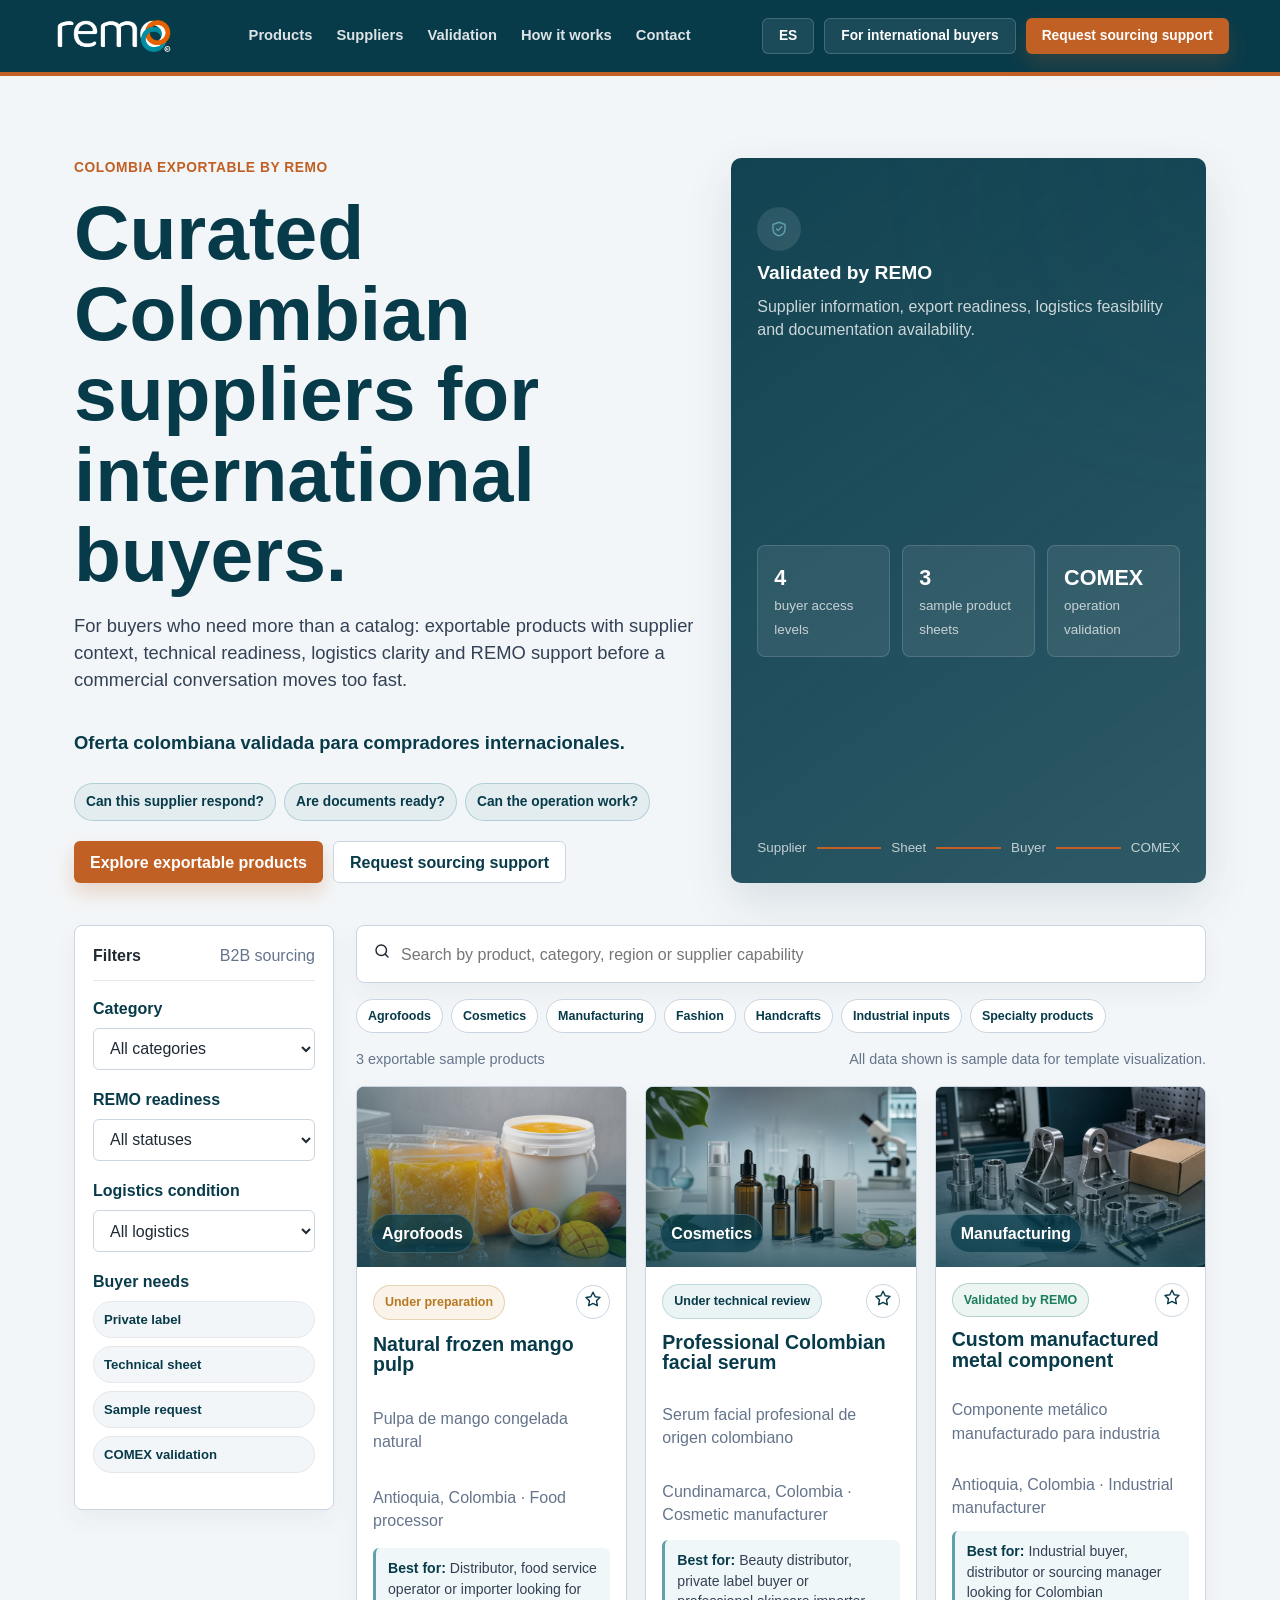
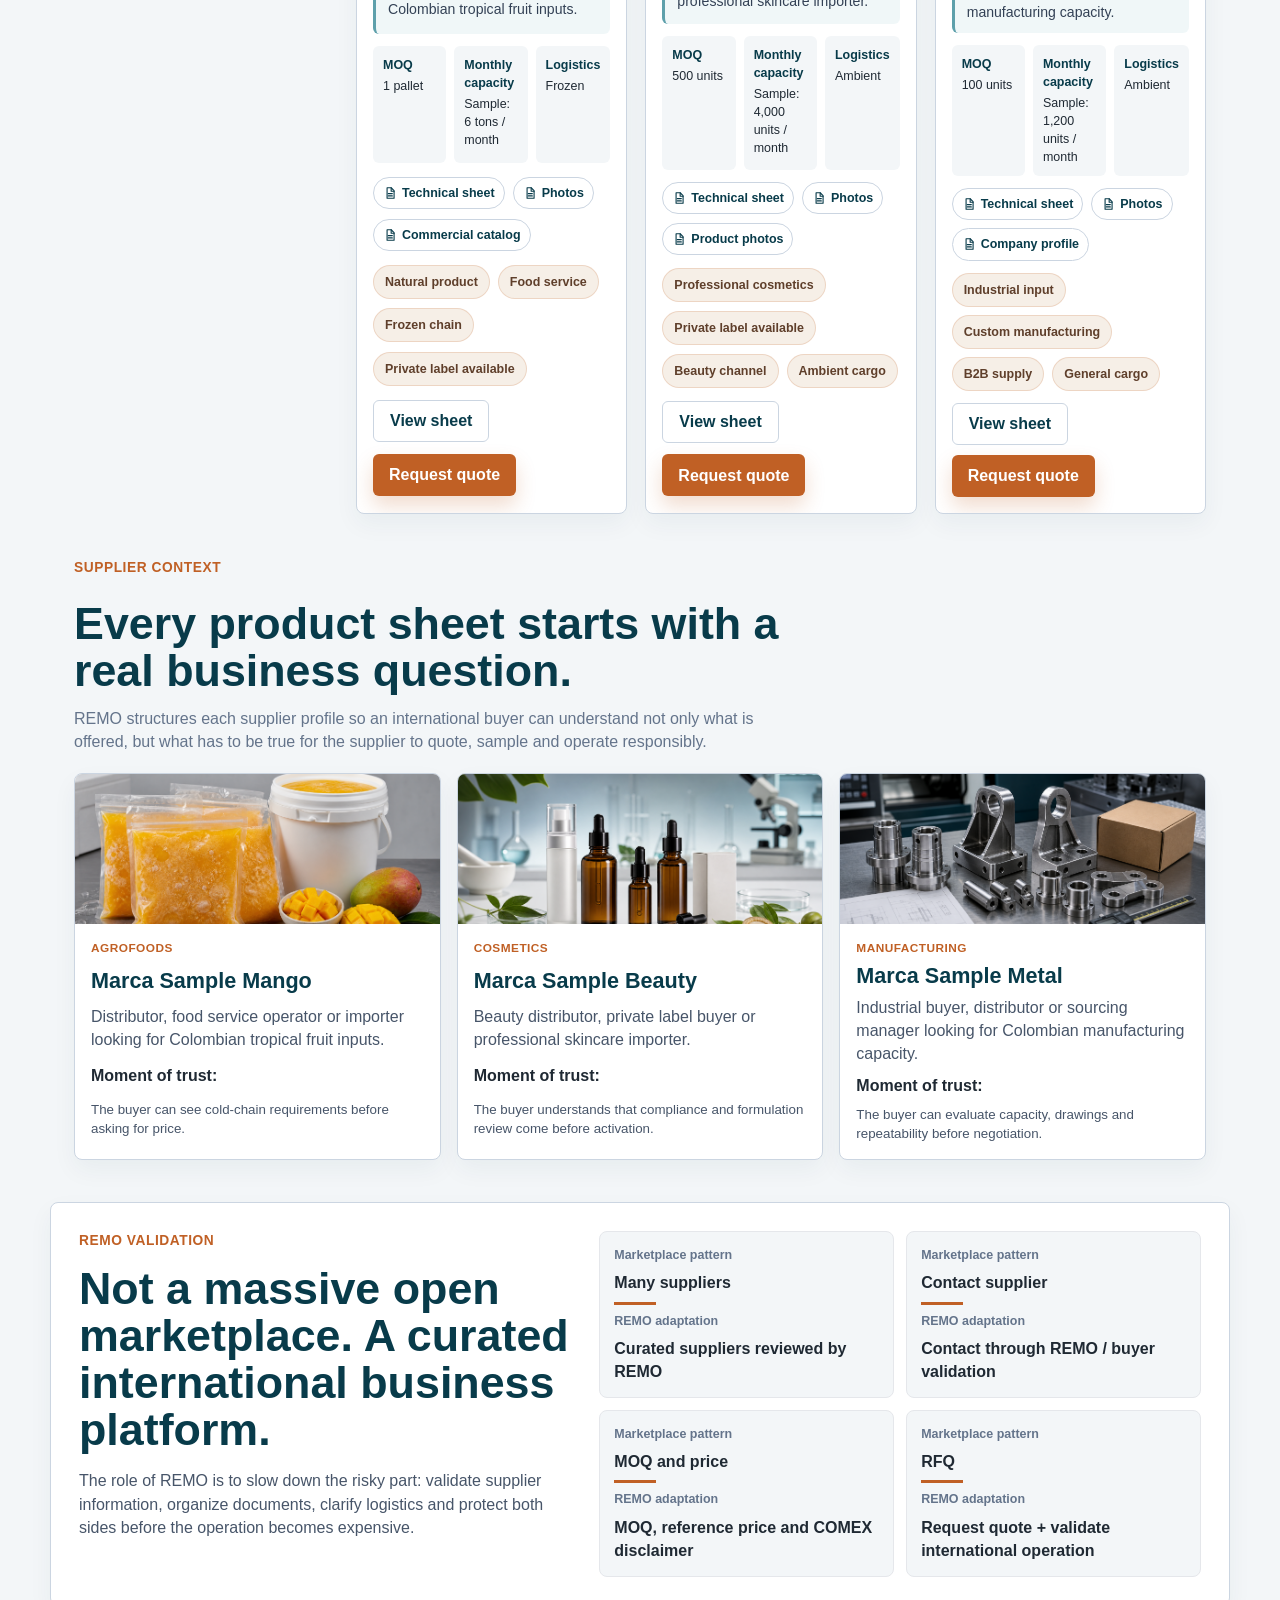
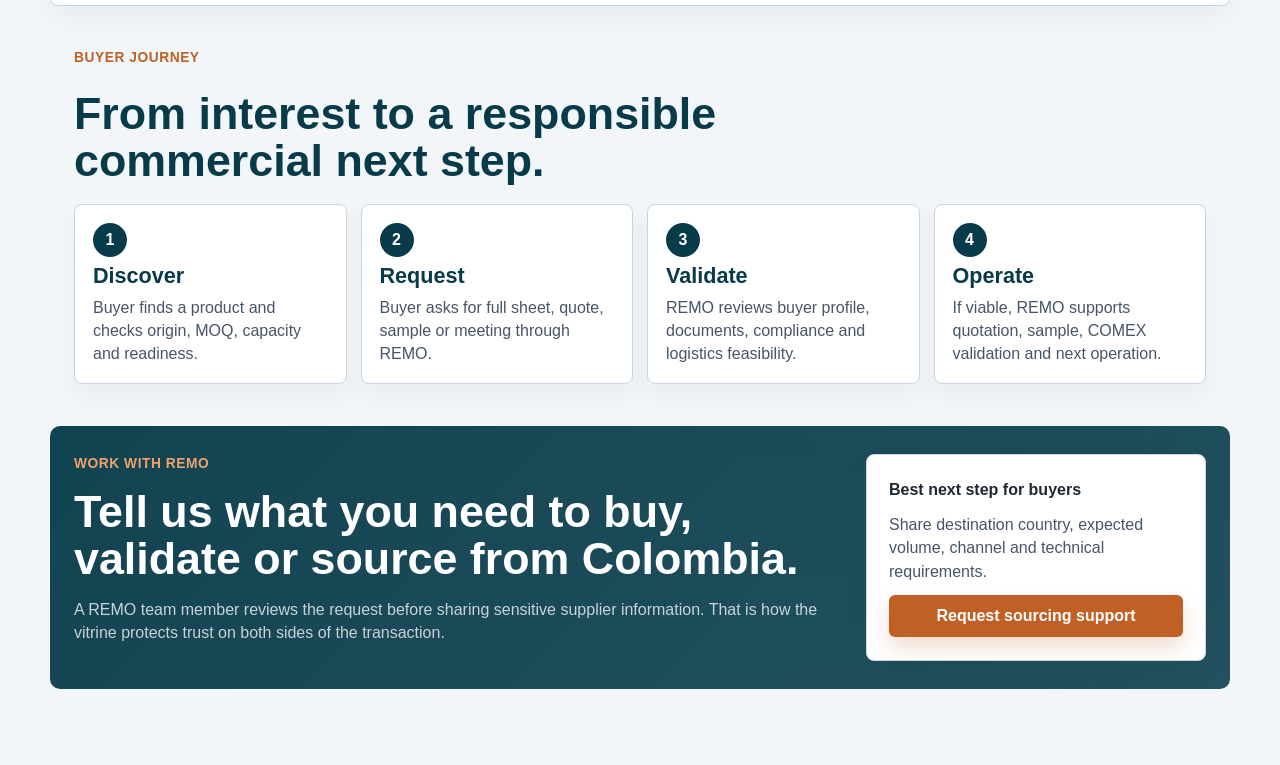
<file: index.html>
<!doctype html>
<html lang="en">
  <head>
    <meta charset="utf-8" />
    <meta name="viewport" content="width=device-width, initial-scale=1" />
    <title>Colombia Exportable by REMO</title>
    <meta
      name="description"
      content="Curated Colombian suppliers for international buyers. Exportable product sheets, readiness review and COMEX feasibility by REMO."
    />
    <link rel="icon" href="./assets/brand/remo-isotipo-vectorizado-color.png" />
    <link rel="stylesheet" href="./styles.css" />
  </head>
  <body>
    <div id="app" class="app-shell">
      <div class="loading-state">Loading Colombia Exportable by REMO...</div>
    </div>
    <script type="module" src="./src/app.js"></script>
  </body>
</html>
</file>
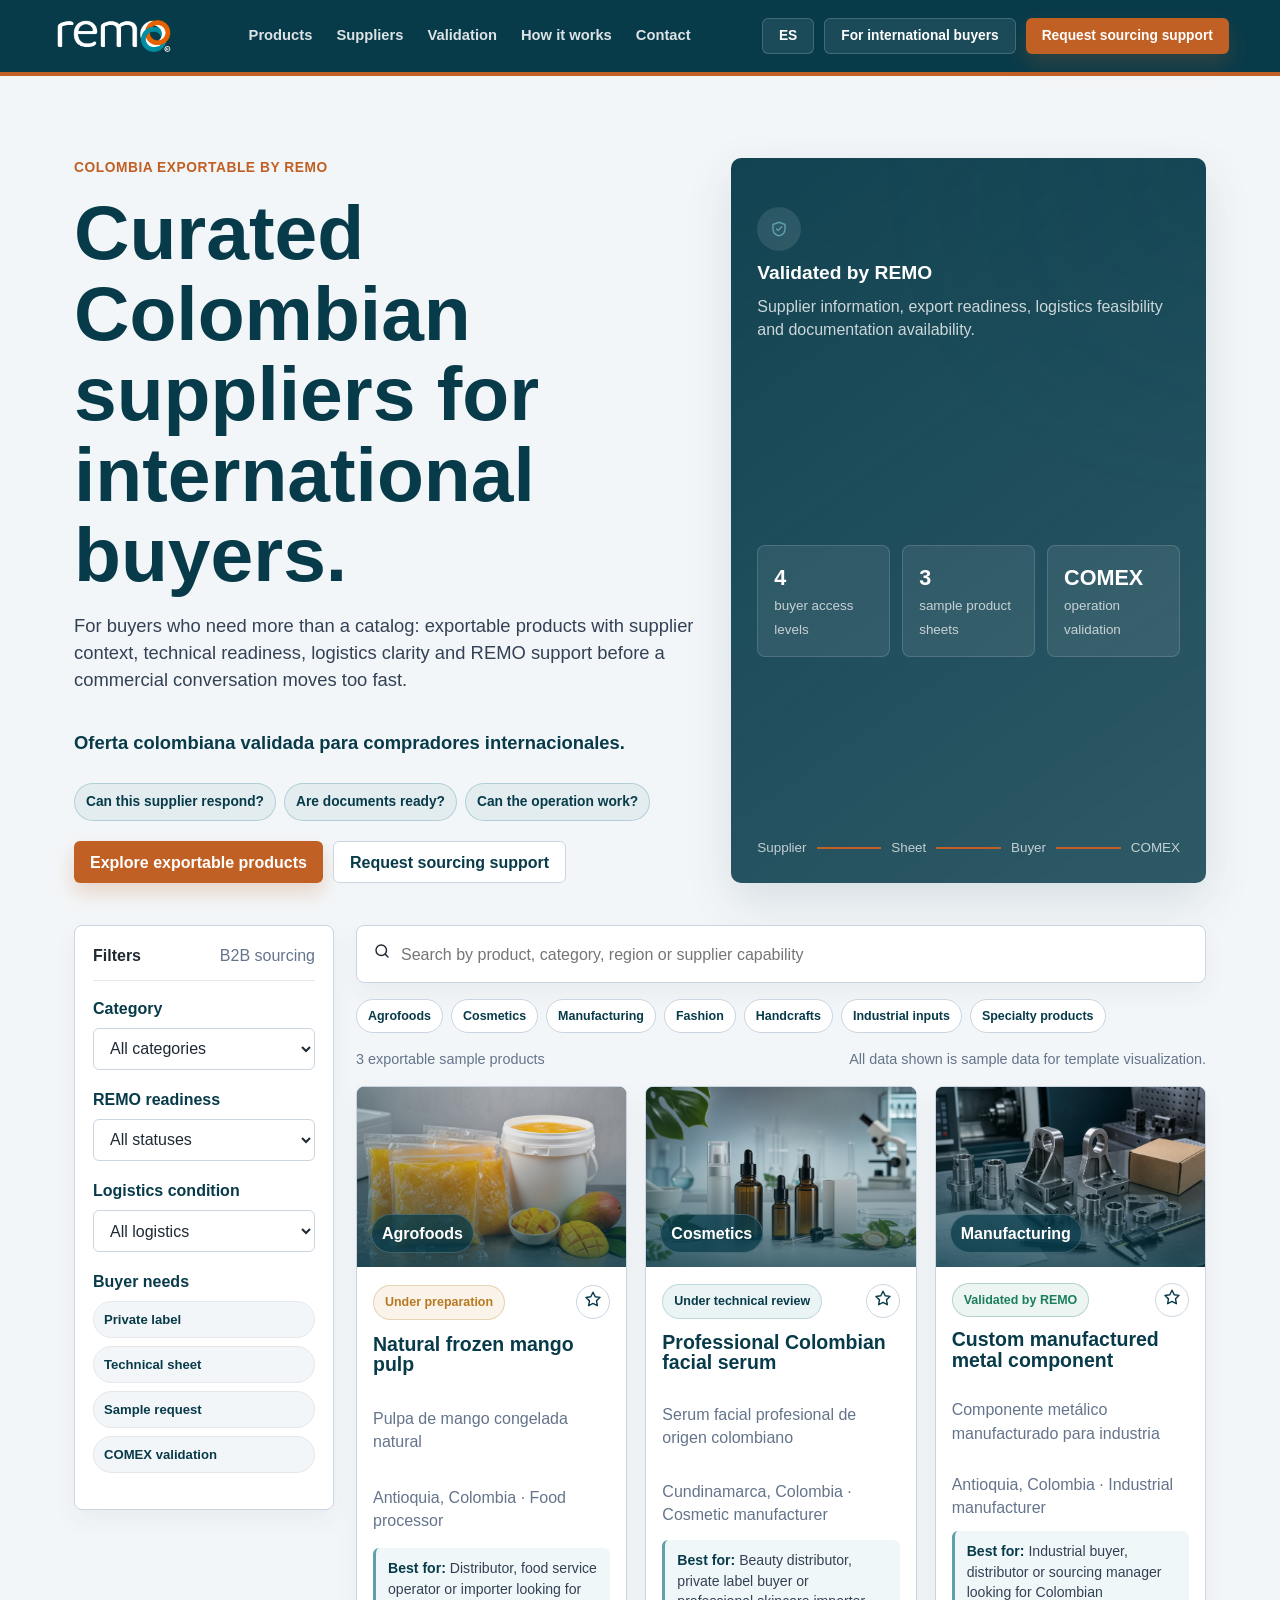
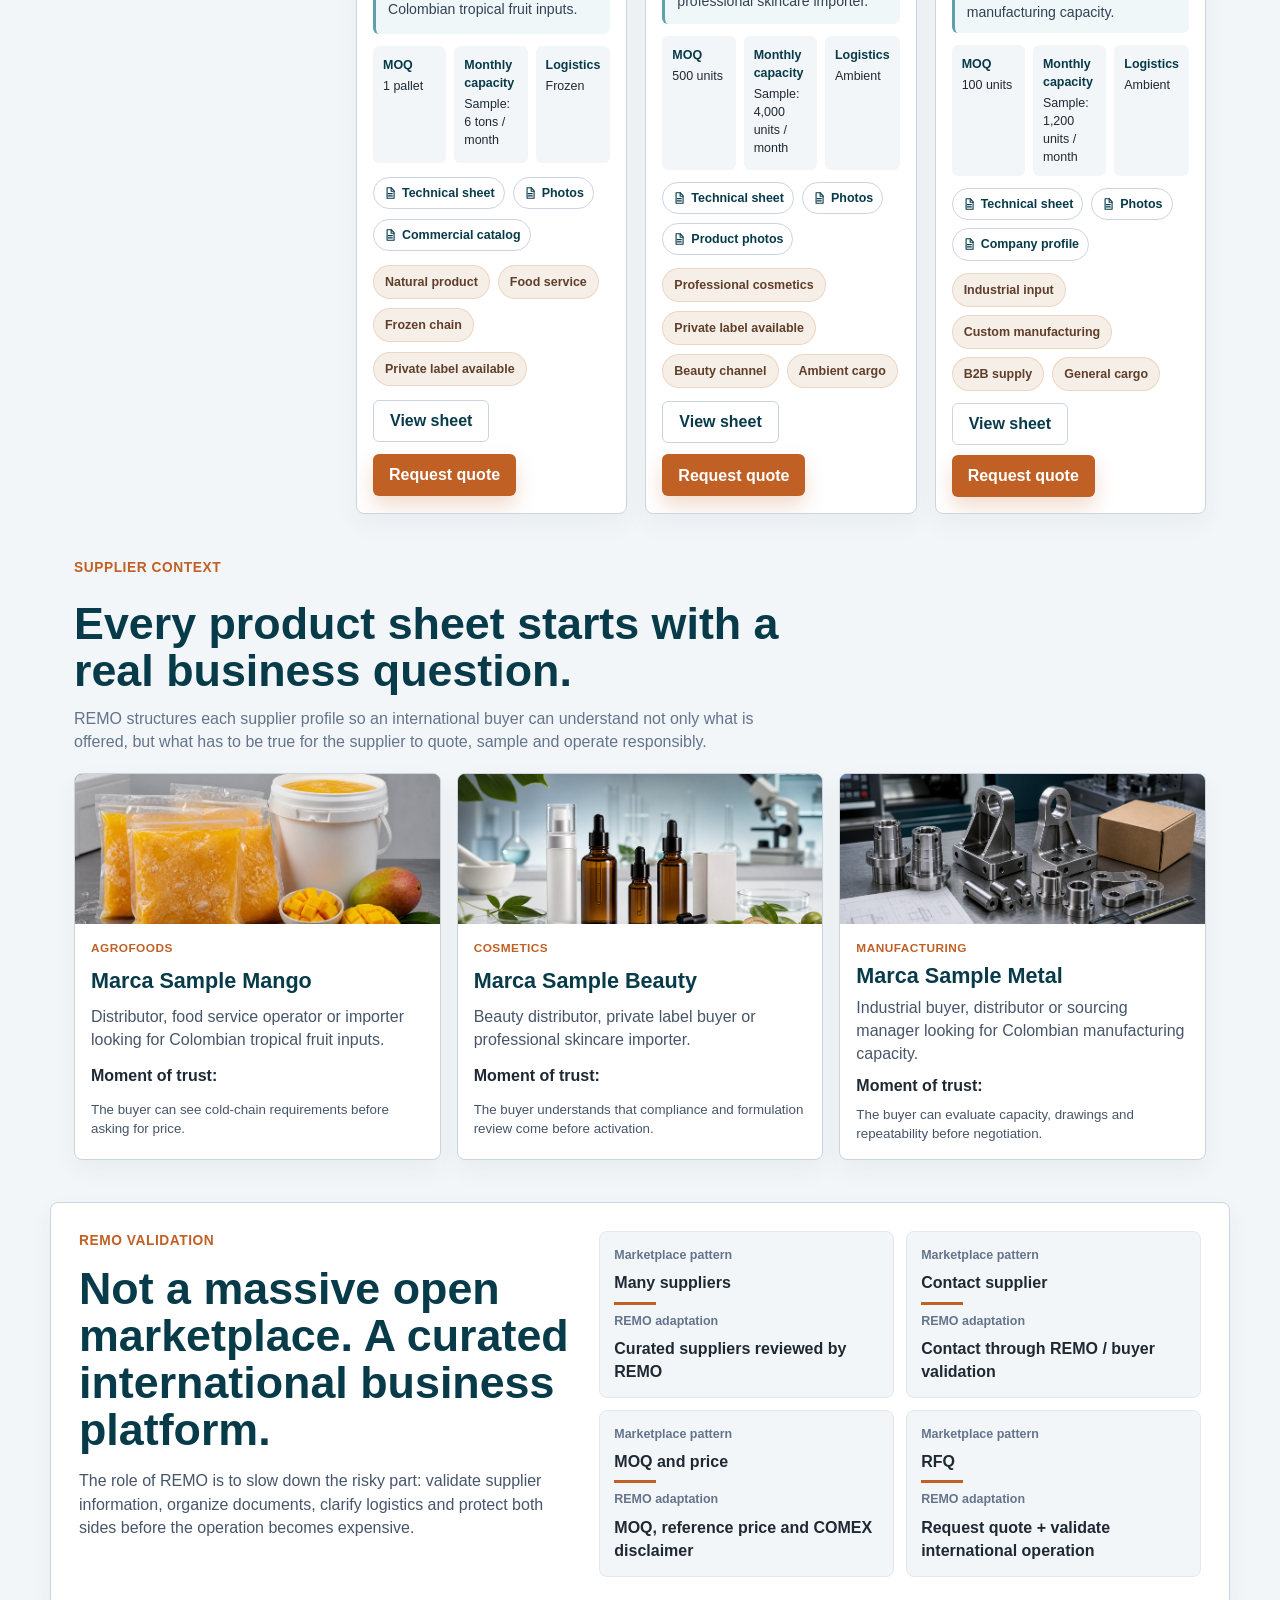
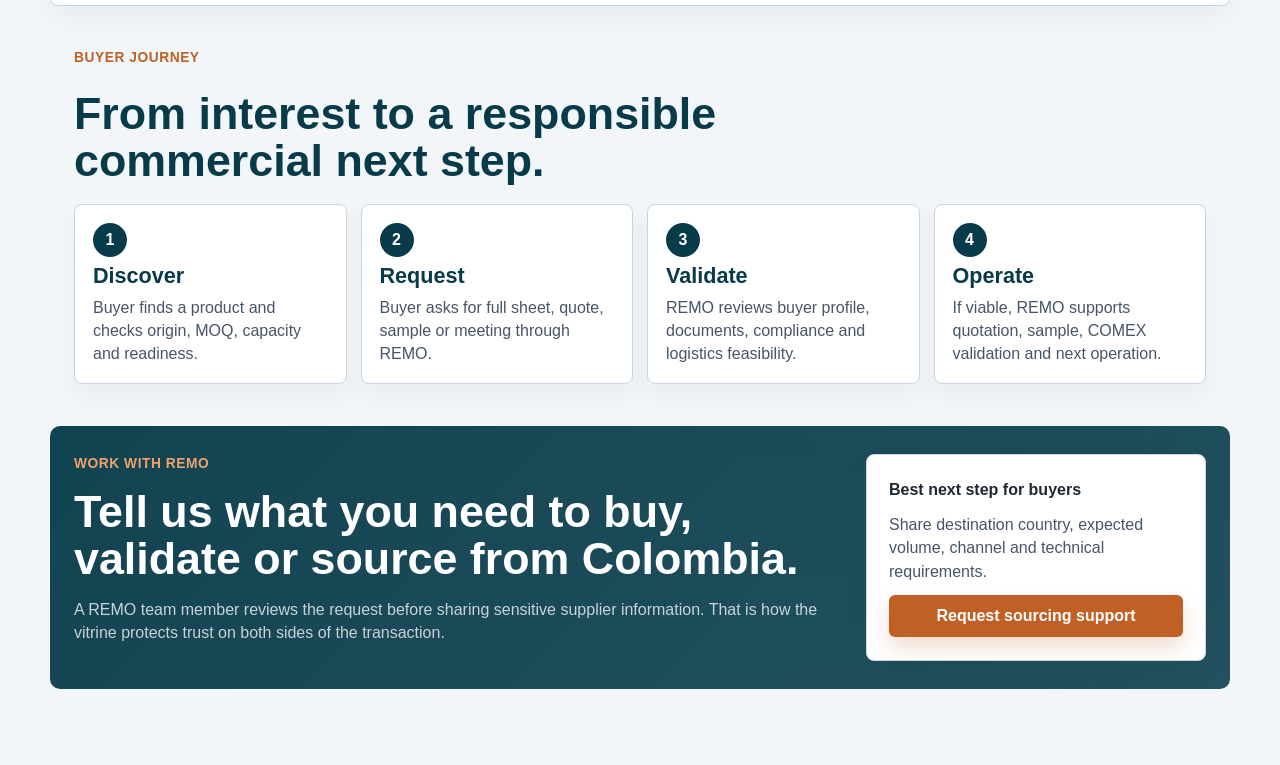
<file: vitrina-exportable/index.html>
<!doctype html>
<html lang="en">
  <head>
    <meta charset="utf-8" />
    <meta http-equiv="refresh" content="0; url=../index.html#/vitrina-exportable" />
    <title>Colombia Exportable by REMO</title>
  </head>
  <body>
    <a href="../index.html#/vitrina-exportable">Open Colombia Exportable by REMO</a>
  </body>
</html>
</file>
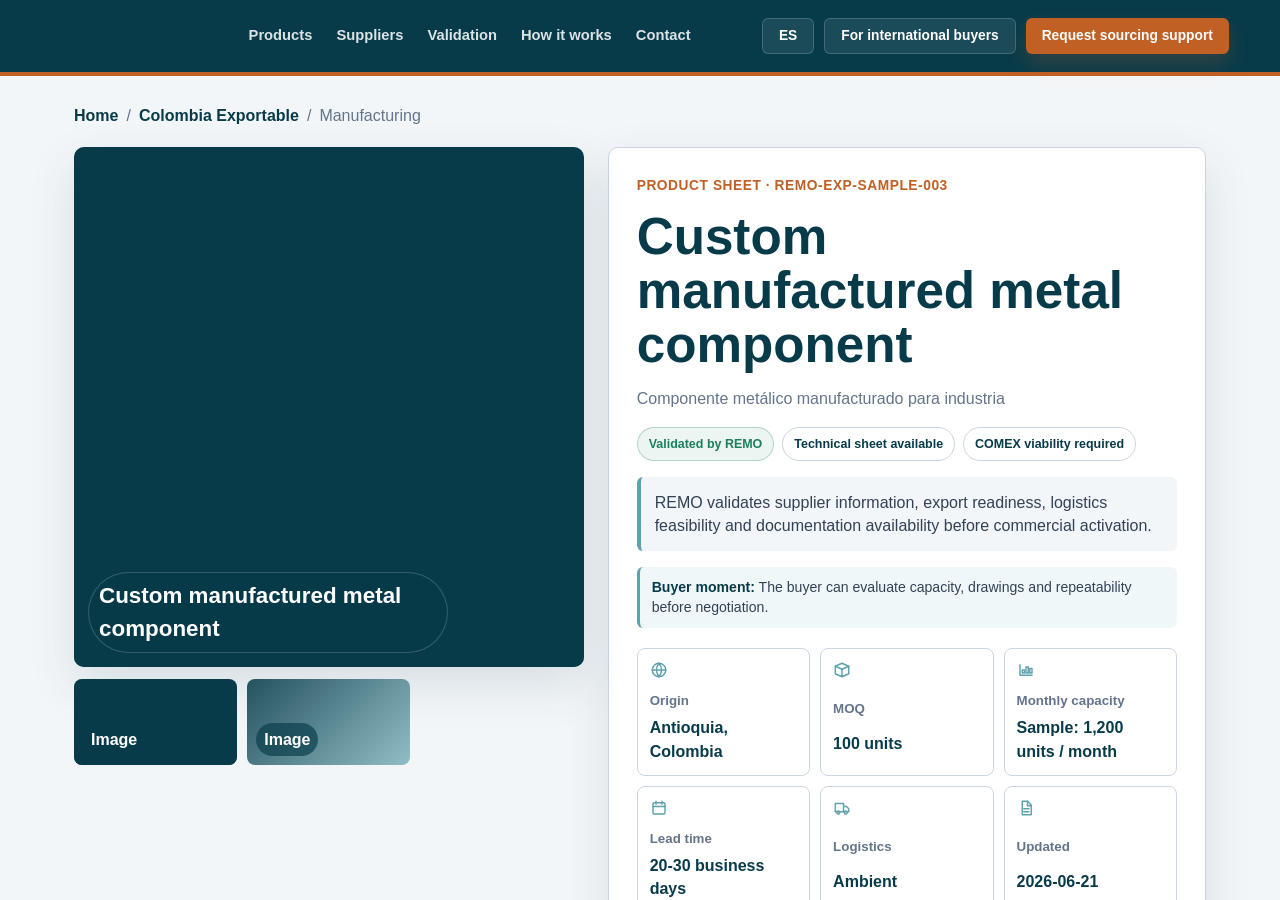
<file: vitrina-exportable/componente-metalico-manufacturado-industria/index.html>
<!doctype html>
<html lang="en">
  <head>
    <meta charset="utf-8" />
    <meta http-equiv="refresh" content="0; url=../../index.html#/vitrina-exportable/componente-metalico-manufacturado-industria" />
    <title>Custom manufactured metal component · REMO</title>
  </head>
  <body>
    <a href="../../index.html#/vitrina-exportable/componente-metalico-manufacturado-industria">Open product sheet</a>
  </body>
</html>
</file>
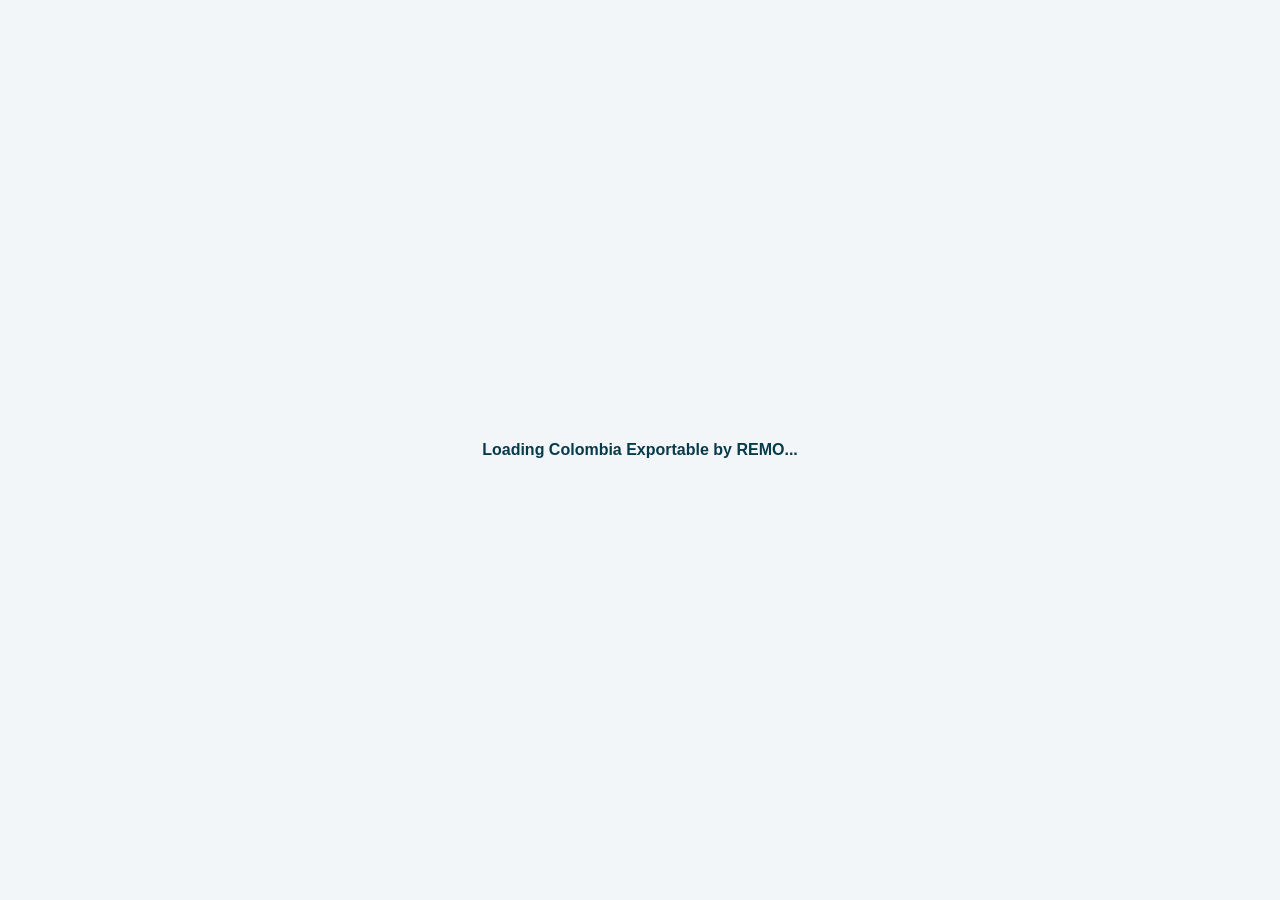
<file: vitrina-exportable/pulpa-mango-congelada-natural/index.html>
<!doctype html>
<html lang="en">
  <head>
    <meta charset="utf-8" />
    <meta http-equiv="refresh" content="0; url=../../index.html#/vitrina-exportable/pulpa-mango-congelada-natural" />
    <title>Natural frozen mango pulp · REMO</title>
  </head>
  <body>
    <a href="../../index.html#/vitrina-exportable/pulpa-mango-congelada-natural">Open product sheet</a>
  </body>
</html>
</file>
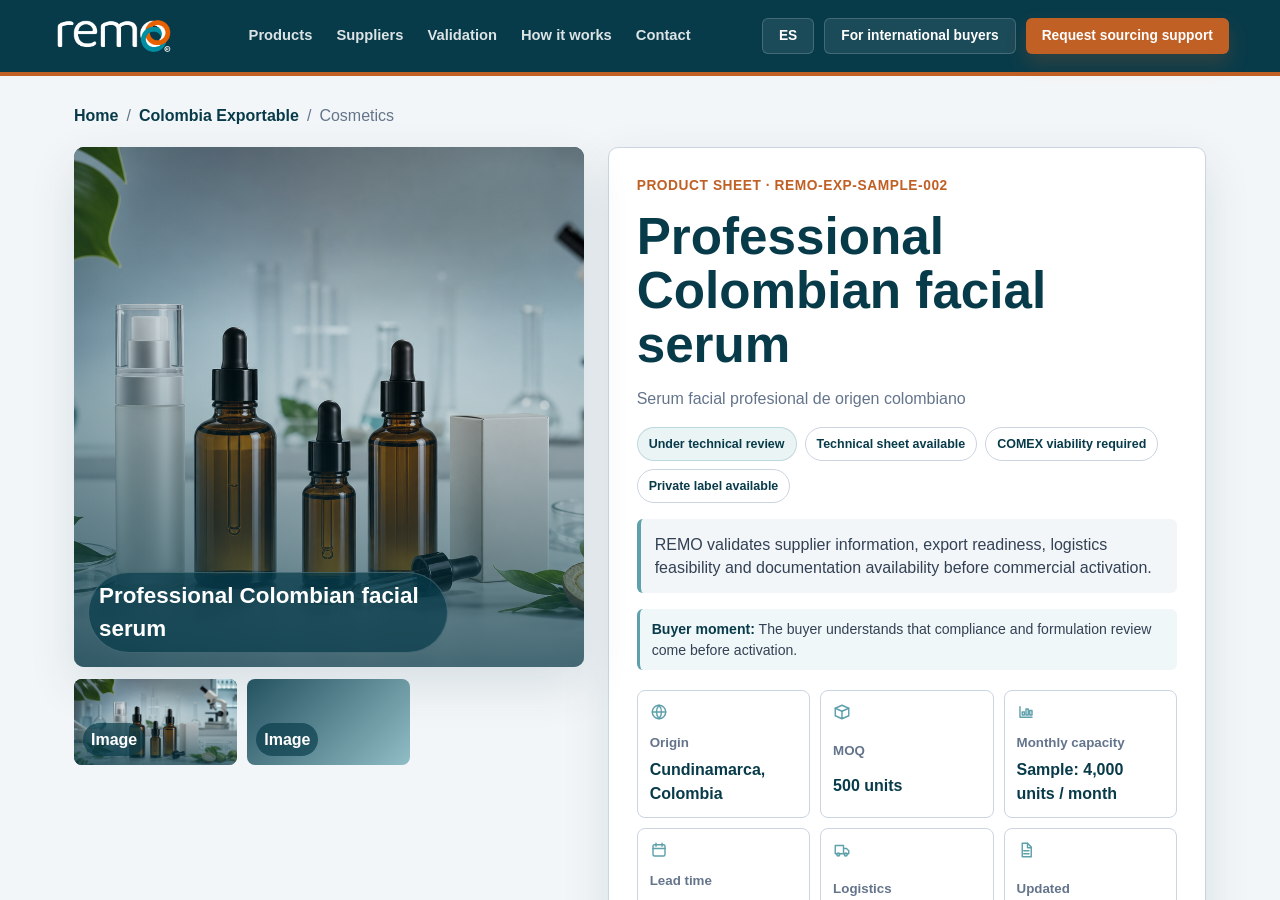
<file: vitrina-exportable/serum-facial-profesional-colombiano/index.html>
<!doctype html>
<html lang="en">
  <head>
    <meta charset="utf-8" />
    <meta http-equiv="refresh" content="0; url=../../index.html#/vitrina-exportable/serum-facial-profesional-colombiano" />
    <title>Professional Colombian facial serum · REMO</title>
  </head>
  <body>
    <a href="../../index.html#/vitrina-exportable/serum-facial-profesional-colombiano">Open product sheet</a>
  </body>
</html>
</file>
<file: styles.css>
:root {
  --remo-orange: #c06025;
  --remo-aqua: #5ea0ab;
  --remo-deep: #083b4a;
  --remo-graphite: #1f2933;
  --remo-mist: #f3f6f8;
  --remo-sand: #f6efe7;
  --white: #ffffff;
  --line: #cbd5e1;
  --soft: #e5e7eb;
  --success: #1b7f5c;
  --amber: #b7791f;
  --danger: #b42318;
  --shadow: 0 18px 48px rgba(8, 59, 74, 0.12);
  --radius: 8px;
  --max: 1180px;
  color-scheme: light;
}

* {
  box-sizing: border-box;
}

html {
  scroll-behavior: smooth;
  overflow-x: hidden;
}

body {
  margin: 0;
  background: var(--remo-mist);
  color: var(--remo-graphite);
  font-family:
    Poppins,
    Aptos,
    Arial,
    sans-serif;
  font-size: 16px;
  line-height: 1.45;
  overflow-x: hidden;
}

button,
input,
select,
textarea {
  font: inherit;
}

button {
  cursor: pointer;
}

svg {
  width: 18px;
  height: 18px;
  fill: none;
  stroke: currentColor;
  stroke-width: 1.9;
  stroke-linecap: round;
  stroke-linejoin: round;
}

img,
video,
canvas {
  max-width: 100%;
}

.loading-state,
.error-state {
  min-height: 100vh;
  display: grid;
  place-items: center;
  color: var(--remo-deep);
  font-weight: 700;
}

.site-header {
  position: sticky;
  top: 0;
  z-index: 50;
  min-height: 76px;
  display: grid;
  grid-template-columns: auto 1fr auto;
  gap: 24px;
  align-items: center;
  padding: 14px clamp(18px, 4vw, 52px);
  background: var(--remo-deep);
  border-bottom: 4px solid var(--remo-orange);
}

.brand-link {
  display: inline-flex;
  align-items: center;
}

.brand-link img {
  width: 126px;
  height: auto;
  display: block;
}

.main-nav {
  display: flex;
  justify-content: center;
  gap: clamp(14px, 2vw, 24px);
}

.main-nav a {
  color: rgba(255, 255, 255, 0.86);
  text-decoration: none;
  font-size: 0.92rem;
  font-weight: 700;
}

.main-nav a:hover {
  color: var(--white);
}

.header-actions,
.hero-actions,
.card-actions,
.hero-cta {
  display: flex;
  align-items: center;
  gap: 10px;
  flex-wrap: wrap;
}

.primary-button,
.secondary-button,
.ghost-button,
.ghost-light,
.text-button {
  border: 0;
  border-radius: 6px;
  min-height: 42px;
  padding: 0 16px;
  font-weight: 800;
  transition:
    transform 0.18s ease,
    box-shadow 0.18s ease,
    background 0.18s ease;
}

.primary-button {
  background: var(--remo-orange);
  color: var(--white);
  box-shadow: 0 10px 20px rgba(192, 96, 37, 0.22);
}

.primary-button:hover,
.secondary-button:hover,
.ghost-button:hover,
.ghost-light:hover {
  transform: translateY(-1px);
}

.primary-button.small,
.ghost-button {
  min-height: 36px;
  font-size: 0.86rem;
}

.secondary-button {
  background: var(--white);
  color: var(--remo-deep);
  border: 1px solid var(--line);
}

.ghost-button {
  background: rgba(255, 255, 255, 0.08);
  color: var(--white);
  border: 1px solid rgba(255, 255, 255, 0.18);
}

.ghost-light {
  background: transparent;
  color: var(--remo-deep);
  border: 1px solid var(--line);
}

.text-button {
  min-height: unset;
  padding: 0;
  color: var(--remo-deep);
  background: transparent;
  text-align: left;
}

.market-hero {
  max-width: var(--max);
  margin: 0 auto;
  padding: clamp(36px, 7vw, 82px) 24px 42px;
  display: grid;
  grid-template-columns: minmax(0, 1.08fr) minmax(320px, 0.82fr);
  gap: 32px;
  align-items: stretch;
}

.hero-copy {
  min-height: 430px;
  display: flex;
  flex-direction: column;
  justify-content: center;
}

.eyebrow {
  color: var(--remo-orange);
  font-weight: 900;
  text-transform: uppercase;
  letter-spacing: 0.04em;
  font-size: 0.86rem;
  margin-bottom: 14px;
}

h1,
h2,
h3 {
  color: var(--remo-deep);
  margin: 0;
  letter-spacing: 0;
  line-height: 1.05;
  font-family:
    "Baloo Da 2",
    "Aptos Display",
    Arial,
    sans-serif;
}

h1 {
  font-size: clamp(2.6rem, 6vw, 5.6rem);
  max-width: 900px;
}

h2 {
  font-size: clamp(1.8rem, 3.5vw, 3rem);
}

h3 {
  font-size: 1.35rem;
}

.hero-copy p {
  max-width: 680px;
  font-size: 1.15rem;
  color: #334155;
}

.es-copy {
  font-weight: 800;
  color: var(--remo-deep) !important;
}

.buyer-question-row {
  display: flex;
  flex-wrap: wrap;
  gap: 8px;
  margin: 8px 0 20px;
}

.buyer-question-row span {
  border: 1px solid rgba(94, 160, 171, 0.38);
  border-radius: 999px;
  background: rgba(94, 160, 171, 0.1);
  color: var(--remo-deep);
  font-size: 0.86rem;
  font-weight: 800;
  padding: 8px 11px;
}

.hero-panel {
  background:
    linear-gradient(145deg, rgba(8, 59, 74, 0.96), rgba(8, 59, 74, 0.84)),
    radial-gradient(circle at top right, rgba(94, 160, 171, 0.45), transparent 40%);
  color: var(--white);
  border-radius: 10px;
  padding: 26px;
  box-shadow: var(--shadow);
  display: flex;
  flex-direction: column;
  justify-content: space-between;
}

.trust-card {
  display: grid;
  gap: 8px;
}

.trust-card.large {
  min-height: 180px;
  align-content: center;
}

.trust-card strong {
  color: inherit;
  font-size: 1.2rem;
}

.trust-card p {
  margin: 0;
  color: rgba(255, 255, 255, 0.78);
}

.trust-icon {
  width: 44px;
  height: 44px;
  display: grid;
  place-items: center;
  border-radius: 999px;
  background: rgba(255, 255, 255, 0.1);
  color: var(--remo-aqua);
}

.hero-metrics {
  display: grid;
  grid-template-columns: repeat(3, 1fr);
  gap: 12px;
  margin: 28px 0;
}

.hero-metrics div {
  background: rgba(255, 255, 255, 0.08);
  border: 1px solid rgba(255, 255, 255, 0.14);
  border-radius: var(--radius);
  padding: 16px;
}

.hero-metrics strong {
  display: block;
  color: var(--white);
  font-size: 1.35rem;
}

.hero-metrics span,
.flow-strip span {
  color: rgba(255, 255, 255, 0.72);
  font-size: 0.84rem;
}

.flow-strip {
  display: flex;
  align-items: center;
  gap: 10px;
}

.flow-strip i {
  height: 2px;
  flex: 1;
  background: var(--remo-orange);
}

.marketplace-layout {
  max-width: var(--max);
  margin: 0 auto 44px;
  padding: 0 24px;
  display: grid;
  grid-template-columns: 260px 1fr;
  gap: 22px;
}

.filter-panel,
.sidebar-card,
.sheet-section,
.product-card,
.search-bar,
.validation-section {
  background: var(--white);
  border: 1px solid var(--line);
  border-radius: var(--radius);
  box-shadow: 0 10px 24px rgba(8, 59, 74, 0.05);
}

.filter-panel {
  align-self: start;
  position: sticky;
  top: 98px;
  padding: 18px;
}

.panel-heading {
  display: flex;
  justify-content: space-between;
  gap: 12px;
  padding-bottom: 12px;
  border-bottom: 1px solid var(--soft);
  margin-bottom: 16px;
}

.panel-heading span,
.result-meta,
.origin-line,
.spanish-name,
.privacy-note,
.disclaimer,
.next-step {
  color: #64748b;
}

.filter-group {
  display: grid;
  gap: 8px;
  margin-bottom: 18px;
}

.filter-group span,
.filter-group label {
  font-weight: 800;
  color: var(--remo-deep);
}

select,
input,
textarea {
  width: 100%;
  border: 1px solid var(--line);
  border-radius: 6px;
  min-height: 42px;
  padding: 10px 12px;
  color: var(--remo-graphite);
  background: var(--white);
}

textarea {
  min-height: 104px;
  resize: vertical;
}

.checkbox-list {
  display: grid;
  gap: 8px;
}

.checkbox-list span {
  background: var(--remo-mist);
  border: 1px solid var(--soft);
  border-radius: 999px;
  padding: 8px 10px;
  font-size: 0.82rem;
}

.product-results {
  min-width: 0;
}

.search-bar {
  height: 58px;
  display: grid;
  grid-template-columns: auto 1fr;
  align-items: center;
  padding: 0 16px;
  gap: 10px;
}

.search-bar input {
  border: 0;
  outline: 0;
  padding: 0;
}

.category-strip {
  display: flex;
  flex-wrap: wrap;
  gap: 8px;
  margin: 16px 0;
}

.category-pill,
.product-badge,
.document-chip,
.readiness-badge,
.tag-row span {
  border-radius: 999px;
  border: 1px solid var(--line);
  background: var(--white);
  color: var(--remo-deep);
  padding: 7px 11px;
  font-weight: 800;
  font-size: 0.78rem;
}

.result-meta {
  display: flex;
  justify-content: space-between;
  gap: 12px;
  margin-bottom: 16px;
  font-size: 0.9rem;
}

.product-grid {
  display: grid;
  grid-template-columns: repeat(3, minmax(0, 1fr));
  gap: 18px;
}

.product-card {
  overflow: hidden;
  display: flex;
  flex-direction: column;
}

.product-image,
.gallery-main,
.gallery-thumbs button {
  background:
    linear-gradient(135deg, rgba(8, 59, 74, 0.88), rgba(94, 160, 171, 0.66)),
    var(--remo-mist);
  position: relative;
  overflow: hidden;
}

.product-image {
  height: 180px;
}

.product-image.has-photo,
.gallery-main.has-photo,
.gallery-thumbs button.has-photo {
  background: var(--remo-deep);
}

.product-image img,
.gallery-main img,
.gallery-thumbs button img {
  position: absolute;
  inset: 0;
  width: 100%;
  height: 100%;
  object-fit: cover;
}

.product-image.has-photo::after,
.gallery-main.has-photo::after,
.gallery-thumbs button.has-photo::after {
  content: "";
  position: absolute;
  inset: 0;
  background:
    linear-gradient(180deg, rgba(8, 59, 74, 0.03) 34%, rgba(8, 59, 74, 0.72) 100%),
    linear-gradient(90deg, rgba(8, 59, 74, 0.28), transparent 52%);
  pointer-events: none;
}

.gradient-mango {
  background:
    linear-gradient(135deg, rgba(8, 59, 74, 0.82), rgba(192, 96, 37, 0.68)),
    radial-gradient(circle at 22% 30%, #f7c15a, transparent 24%),
    radial-gradient(circle at 70% 60%, #63b474, transparent 28%);
}

.gradient-coldchain {
  background:
    linear-gradient(135deg, rgba(8, 59, 74, 0.84), rgba(94, 160, 171, 0.7)),
    repeating-linear-gradient(90deg, rgba(255, 255, 255, 0.18) 0 6px, transparent 6px 16px);
}

.gradient-cosmetic {
  background:
    linear-gradient(135deg, rgba(8, 59, 74, 0.86), rgba(246, 239, 231, 0.95)),
    radial-gradient(circle at 72% 28%, rgba(192, 96, 37, 0.42), transparent 24%);
}

.gradient-lab {
  background:
    linear-gradient(135deg, rgba(31, 41, 51, 0.82), rgba(94, 160, 171, 0.58)),
    repeating-linear-gradient(0deg, rgba(255, 255, 255, 0.16) 0 2px, transparent 2px 18px);
}

.gradient-metal {
  background:
    linear-gradient(135deg, rgba(8, 59, 74, 0.92), rgba(203, 213, 225, 0.88)),
    radial-gradient(circle at 28% 42%, rgba(192, 96, 37, 0.45), transparent 22%);
}

.gradient-industrial {
  background:
    linear-gradient(135deg, rgba(8, 59, 74, 0.9), rgba(31, 41, 51, 0.72)),
    repeating-linear-gradient(45deg, rgba(255, 255, 255, 0.14) 0 4px, transparent 4px 16px);
}

.image-label {
  position: absolute;
  left: 14px;
  bottom: 14px;
  z-index: 2;
  color: var(--white);
  font-weight: 900;
  background: rgba(8, 59, 74, 0.72);
  border: 1px solid rgba(255, 255, 255, 0.18);
  border-radius: 999px;
  padding: 7px 10px;
}

.product-card-body {
  padding: 16px;
  display: grid;
  gap: 12px;
  flex: 1;
}

.card-topline,
.badge-row,
.document-row,
.tag-row {
  display: flex;
  align-items: center;
  flex-wrap: wrap;
  gap: 8px;
}

.readiness-badge.green {
  color: var(--success);
  background: rgba(27, 127, 92, 0.08);
  border-color: rgba(27, 127, 92, 0.28);
}

.readiness-badge.amber {
  color: var(--amber);
  background: rgba(183, 121, 31, 0.09);
  border-color: rgba(183, 121, 31, 0.28);
}

.readiness-badge.blue {
  color: var(--remo-deep);
  background: rgba(94, 160, 171, 0.12);
  border-color: rgba(94, 160, 171, 0.32);
}

.readiness-badge.red {
  color: var(--danger);
  background: rgba(180, 35, 24, 0.08);
  border-color: rgba(180, 35, 24, 0.28);
}

.icon-button {
  margin-left: auto;
  width: 34px;
  height: 34px;
  border: 1px solid var(--line);
  border-radius: 999px;
  background: var(--white);
  color: var(--remo-deep);
}

.icon-button.active,
.icon-button:hover {
  color: var(--remo-orange);
}

.product-card h3 {
  font-size: 1.22rem;
}

.quick-grid {
  display: grid;
  grid-template-columns: repeat(3, 1fr);
  gap: 8px;
}

.quick-grid span {
  background: var(--remo-mist);
  border-radius: 6px;
  padding: 10px;
  font-size: 0.78rem;
}

.quick-grid strong {
  display: block;
  color: var(--remo-deep);
  margin-bottom: 3px;
}

.document-chip {
  display: inline-flex;
  gap: 5px;
  align-items: center;
  padding: 6px 9px;
}

.document-chip svg {
  width: 14px;
  height: 14px;
}

.tag-row span {
  background: var(--remo-sand);
  color: #5f3f2b;
  border-color: rgba(192, 96, 37, 0.18);
}

.buyer-fit,
.human-note {
  margin: 0;
  border-left: 3px solid var(--remo-aqua);
  background: rgba(94, 160, 171, 0.09);
  border-radius: 6px;
  padding: 10px 12px;
  color: #334155;
  font-size: 0.88rem;
}

.buyer-fit strong,
.human-note strong {
  color: var(--remo-deep);
}

.supplier-section,
.validation-section,
.how-section,
.contact-section {
  max-width: var(--max);
  margin: 20px auto 42px;
  padding-left: 24px;
  padding-right: 24px;
}

.supplier-section .section-heading,
.how-section .section-heading,
.contact-section .section-heading {
  display: grid;
  gap: 8px;
  max-width: 780px;
  margin-bottom: 20px;
}

.supplier-section .section-heading p,
.how-section .section-heading p,
.contact-section .section-heading p {
  max-width: 720px;
}

.supplier-story-grid {
  display: grid;
  grid-template-columns: repeat(3, minmax(0, 1fr));
  gap: 16px;
}

.supplier-story-card,
.journey-card,
.contact-actions-card {
  background: var(--white);
  border: 1px solid var(--line);
  border-radius: var(--radius);
  box-shadow: 0 10px 24px rgba(8, 59, 74, 0.05);
}

.supplier-story-card {
  overflow: hidden;
  display: grid;
  grid-template-rows: 150px auto;
}

.supplier-story-card > div:last-child {
  display: grid;
  gap: 8px;
  padding: 16px;
}

.supplier-story-card h3,
.supplier-story-card p {
  margin: 0;
}

.supplier-story-card p,
.supplier-story-card small,
.journey-card p,
.contact-section p {
  color: #475569;
}

.supplier-story-card small {
  line-height: 1.45;
}

.supplier-story-image {
  position: relative;
  overflow: hidden;
  background:
    linear-gradient(135deg, rgba(8, 59, 74, 0.88), rgba(94, 160, 171, 0.66)),
    var(--remo-mist);
}

.supplier-story-image img {
  width: 100%;
  height: 100%;
  object-fit: cover;
  display: block;
}

.micro-label {
  color: var(--remo-orange);
  font-size: 0.74rem;
  font-weight: 900;
  text-transform: uppercase;
  letter-spacing: 0.04em;
}

.validation-section {
  margin-bottom: 42px;
  padding: 28px;
  display: grid;
  grid-template-columns: 0.9fr 1.1fr;
  gap: 28px;
  background: var(--white);
  border: 1px solid var(--line);
  border-radius: var(--radius);
  box-shadow: 0 10px 24px rgba(8, 59, 74, 0.05);
}

.validation-section p {
  color: #475569;
}

.journey-grid {
  display: grid;
  grid-template-columns: repeat(4, minmax(0, 1fr));
  gap: 14px;
}

.journey-card {
  padding: 18px;
  display: grid;
  gap: 8px;
}

.journey-card span {
  width: 34px;
  height: 34px;
  display: grid;
  place-items: center;
  border-radius: 999px;
  background: var(--remo-deep);
  color: var(--white);
  font-weight: 900;
}

.journey-card h3,
.journey-card p {
  margin: 0;
}

.contact-section {
  margin-bottom: 76px;
  display: grid;
  grid-template-columns: minmax(0, 1fr) 340px;
  gap: 22px;
  align-items: stretch;
  background:
    linear-gradient(135deg, rgba(8, 59, 74, 0.96), rgba(8, 59, 74, 0.88)),
    radial-gradient(circle at 90% 10%, rgba(94, 160, 171, 0.28), transparent 34%);
  border-radius: 10px;
  padding-top: 28px;
  padding-bottom: 28px;
  color: var(--white);
}

.contact-section h2,
.contact-section .eyebrow {
  color: var(--white);
}

.contact-section .eyebrow {
  color: #f0a26c;
}

.contact-section p {
  color: rgba(255, 255, 255, 0.76);
}

.contact-actions-card {
  padding: 22px;
  display: grid;
  align-content: center;
  gap: 12px;
  color: var(--remo-graphite);
}

.contact-actions-card p {
  margin: 0;
  color: #475569;
}

.pattern-grid {
  display: grid;
  grid-template-columns: repeat(2, 1fr);
  gap: 12px;
}

.pattern-card {
  background: var(--remo-mist);
  border: 1px solid var(--soft);
  border-radius: var(--radius);
  padding: 14px;
  display: grid;
  gap: 7px;
}

.pattern-card span {
  color: #64748b;
  font-size: 0.78rem;
  font-weight: 800;
}

.pattern-card i {
  height: 3px;
  width: 42px;
  background: var(--remo-orange);
}

.detail-hero {
  max-width: var(--max);
  margin: 0 auto;
  padding: 28px 24px;
}

.breadcrumb {
  display: flex;
  gap: 8px;
  align-items: center;
  color: #64748b;
  margin-bottom: 20px;
}

.breadcrumb button {
  border: 0;
  background: transparent;
  color: var(--remo-deep);
  font-weight: 800;
  padding: 0;
}

.detail-grid {
  display: grid;
  grid-template-columns: 0.92fr 1.08fr;
  gap: 24px;
}

.gallery-main {
  height: 520px;
  border-radius: 10px;
  box-shadow: var(--shadow);
  display: flex;
  align-items: end;
  padding: 22px;
}

.gallery-main span {
  color: var(--white);
  font-size: 1.4rem;
  font-weight: 900;
  max-width: 360px;
}

.gallery-thumbs {
  display: grid;
  grid-template-columns: repeat(3, 1fr);
  gap: 10px;
  margin-top: 12px;
}

.gallery-thumbs button {
  border: 0;
  height: 86px;
  border-radius: var(--radius);
  color: var(--white);
  font-weight: 800;
  display: flex;
  align-items: end;
  justify-content: start;
  padding: 9px;
}

.gallery-thumbs button span {
  position: relative;
  z-index: 2;
  display: inline-block;
  max-width: calc(100% - 14px);
  padding: 5px 8px;
  border-radius: 999px;
  background: rgba(8, 59, 74, 0.68);
  text-transform: capitalize;
}

.detail-summary {
  background: var(--white);
  border: 1px solid var(--line);
  border-radius: 10px;
  box-shadow: var(--shadow);
  padding: 28px;
}

.detail-summary h1 {
  font-size: clamp(2.1rem, 4vw, 4.4rem);
}

.trust-copy {
  background: var(--remo-mist);
  border-left: 4px solid var(--remo-aqua);
  border-radius: 6px;
  padding: 14px;
  color: #334155;
}

.trust-copy.small {
  font-size: 0.9rem;
  margin-top: 12px;
}

.quick-facts {
  display: grid;
  grid-template-columns: repeat(3, 1fr);
  gap: 10px;
  margin: 20px 0;
}

.quick-facts.inline {
  grid-template-columns: repeat(4, 1fr);
}

.quick-fact {
  border: 1px solid var(--line);
  border-radius: var(--radius);
  padding: 12px;
  display: grid;
  gap: 6px;
}

.quick-fact span {
  color: var(--remo-aqua);
}

.quick-fact small {
  color: #64748b;
  font-weight: 800;
}

.quick-fact strong {
  color: var(--remo-deep);
}

.tabs {
  max-width: var(--max);
  margin: 0 auto;
  padding: 0 24px 18px;
  display: flex;
  gap: 8px;
  overflow-x: auto;
  position: sticky;
  top: 76px;
  z-index: 20;
  background: var(--remo-mist);
}

.tabs a {
  white-space: nowrap;
  text-decoration: none;
  color: var(--remo-deep);
  background: var(--white);
  border: 1px solid var(--line);
  border-radius: 999px;
  padding: 8px 12px;
  font-weight: 800;
  font-size: 0.86rem;
}

.detail-body {
  max-width: var(--max);
  margin: 0 auto 72px;
  padding: 0 24px;
  display: grid;
  grid-template-columns: minmax(0, 1fr) 320px;
  gap: 20px;
  align-items: start;
}

.detail-main {
  display: grid;
  gap: 18px;
}

.sticky-sidebar {
  position: sticky;
  top: 128px;
  display: grid;
  gap: 14px;
}

.sheet-section,
.sidebar-card {
  padding: 22px;
}

.section-heading {
  display: flex;
  gap: 12px;
  align-items: start;
  margin-bottom: 18px;
}

.section-heading > span {
  flex: 0 0 auto;
  width: 38px;
  height: 38px;
  display: grid;
  place-items: center;
  border-radius: 999px;
  background: rgba(94, 160, 171, 0.12);
  color: var(--remo-deep);
}

.section-heading p {
  margin: 5px 0 0;
  color: #64748b;
}

.lead {
  font-size: 1.12rem;
  font-weight: 800;
  color: var(--remo-deep);
}

.three-column,
.two-column,
.profile-grid,
.market-grid,
.risk-list,
.access-grid,
.dimension-grid {
  display: grid;
  gap: 12px;
}

.three-column {
  grid-template-columns: repeat(3, 1fr);
}

.two-column {
  grid-template-columns: repeat(2, 1fr);
}

.profile-grid {
  grid-template-columns: repeat(3, 1fr);
}

.info-list,
.data-card,
.data-point,
.market-card,
.risk-card,
.access-card {
  background: var(--remo-mist);
  border: 1px solid var(--soft);
  border-radius: var(--radius);
  padding: 14px;
}

.info-list strong,
.data-card span,
.data-point span,
.market-card span {
  color: var(--remo-deep);
  font-weight: 900;
}

.info-list ul {
  margin: 10px 0 0;
  padding-left: 18px;
}

.takeaway,
.disclaimer,
.privacy-note,
.next-step {
  background: var(--remo-sand);
  border-left: 4px solid var(--remo-orange);
  border-radius: 6px;
  margin-top: 16px;
  padding: 13px 14px;
  font-weight: 700;
}

.mini-table {
  display: grid;
  border: 1px solid var(--line);
  border-radius: var(--radius);
  overflow: hidden;
}

.mini-table div {
  display: grid;
  grid-template-columns: 240px 1fr;
  min-height: 46px;
  border-bottom: 1px solid var(--soft);
}

.mini-table div:last-child {
  border-bottom: 0;
}

.mini-table strong,
.mini-table span {
  padding: 12px;
}

.mini-table strong {
  background: var(--remo-deep);
  color: var(--white);
}

.capacity-panel {
  border: 1px solid var(--line);
  border-radius: var(--radius);
  padding: 18px;
}

.capacity-panel > div:first-child {
  display: flex;
  justify-content: space-between;
  gap: 12px;
  font-size: 1.1rem;
}

.capacity-meter,
.dimension-grid span {
  background: var(--soft);
  border-radius: 999px;
  overflow: hidden;
}

.capacity-meter {
  height: 12px;
  margin: 16px 0 8px;
}

.capacity-meter i,
.dimension-grid i {
  display: block;
  height: 100%;
  background: linear-gradient(90deg, var(--remo-aqua), var(--remo-orange));
}

.data-card strong,
.data-point strong {
  display: block;
  color: var(--remo-graphite);
  margin-top: 5px;
}

.market-grid {
  grid-template-columns: repeat(3, 1fr);
}

.market-card {
  display: grid;
  gap: 8px;
}

.market-card small {
  color: var(--amber);
  font-weight: 800;
}

.market-card em {
  color: var(--remo-deep);
  font-style: normal;
  font-weight: 900;
}

.readiness-panel {
  display: grid;
  grid-template-columns: 1fr 260px;
  gap: 18px;
  align-items: stretch;
}

.score-lock {
  background: var(--remo-deep);
  color: var(--white);
  border-radius: var(--radius);
  padding: 18px;
  display: grid;
  gap: 8px;
}

.dimension-grid {
  grid-template-columns: repeat(4, 1fr);
  margin-top: 16px;
}

.dimension-grid span {
  height: 42px;
  position: relative;
}

.dimension-grid b {
  position: absolute;
  inset: 0;
  display: grid;
  place-items: center;
  padding: 0 8px;
  font-size: 0.78rem;
  text-align: center;
  color: var(--remo-deep);
}

.risk-list {
  grid-template-columns: repeat(2, 1fr);
}

.risk-card {
  display: grid;
  gap: 6px;
}

.risk-card span {
  width: fit-content;
  border-radius: 999px;
  padding: 5px 9px;
  font-weight: 900;
  color: var(--white);
  background: var(--remo-aqua);
}

.risk-card.medium span {
  background: var(--amber);
}

.risk-card.high span {
  background: var(--danger);
}

.document-list {
  display: grid;
  gap: 8px;
}

.document-item {
  display: grid;
  grid-template-columns: 1fr auto;
  gap: 4px 10px;
  align-items: center;
  padding: 10px 0;
  border-bottom: 1px solid var(--soft);
}

.document-item span {
  font-weight: 800;
  color: var(--remo-deep);
}

.document-item b {
  border-radius: 999px;
  padding: 4px 8px;
  font-size: 0.72rem;
  color: var(--remo-deep);
  background: var(--remo-mist);
}

.document-item small {
  grid-column: 1 / -1;
  color: #64748b;
}

.access-grid {
  grid-template-columns: repeat(4, 1fr);
  margin-top: 18px;
}

.access-card {
  display: grid;
  gap: 8px;
}

.access-card span {
  width: 28px;
  height: 28px;
  display: grid;
  place-items: center;
  border-radius: 999px;
  background: var(--remo-orange);
  color: var(--white);
  font-weight: 900;
}

.access-card.locked {
  opacity: 0.78;
}

.access-card em {
  display: flex;
  gap: 6px;
  align-items: center;
  color: var(--remo-deep);
  font-style: normal;
  font-weight: 800;
  font-size: 0.78rem;
}

.buyer-actions {
  display: grid;
  gap: 10px;
}

.request-panel {
  display: flex;
  justify-content: space-between;
  gap: 20px;
  align-items: center;
  background: var(--remo-deep);
  color: var(--white);
  border-radius: var(--radius);
  padding: 18px;
}

.request-panel h3 {
  color: var(--white);
}

.request-panel p {
  margin-bottom: 0;
  color: rgba(255, 255, 255, 0.78);
}

.modal-backdrop {
  position: fixed;
  inset: 0;
  z-index: 100;
  background: rgba(8, 59, 74, 0.72);
  display: grid;
  place-items: center;
  padding: 20px;
}

.request-modal {
  width: min(760px, 100%);
  max-height: min(820px, 92vh);
  overflow: auto;
  background: var(--white);
  border-radius: 12px;
  padding: 28px;
  box-shadow: var(--shadow);
  position: relative;
}

.modal-close {
  position: absolute;
  top: 18px;
  right: 18px;
  width: 38px;
  height: 38px;
  border: 1px solid var(--line);
  border-radius: 999px;
  background: var(--white);
  font-size: 1.4rem;
}

.form-grid {
  display: grid;
  grid-template-columns: repeat(2, 1fr);
  gap: 12px;
  margin: 18px 0;
}

.form-grid label {
  display: grid;
  gap: 6px;
  font-weight: 800;
  color: var(--remo-deep);
}

.full-span {
  grid-column: 1 / -1;
}

.consent {
  display: flex !important;
  grid-template-columns: auto 1fr;
  align-items: center;
}

.consent input {
  width: auto;
  min-height: unset;
}

.modal-confirmation {
  margin-top: 14px;
  padding: 14px;
  border-radius: var(--radius);
  background: rgba(27, 127, 92, 0.1);
  color: var(--success);
  font-weight: 800;
}

.compare-bar {
  position: fixed;
  left: 50%;
  bottom: 18px;
  transform: translateX(-50%);
  width: min(920px, calc(100% - 32px));
  z-index: 45;
  display: grid;
  grid-template-columns: auto auto 1fr auto;
  align-items: center;
  gap: 12px;
  background: var(--remo-deep);
  color: var(--white);
  border-radius: 10px;
  padding: 12px;
  box-shadow: var(--shadow);
}

.compare-bar p {
  margin: 0;
  color: rgba(255, 255, 255, 0.76);
}

@media (max-width: 1100px) {
  .site-header {
    grid-template-columns: auto 1fr;
  }

  .main-nav {
    display: none;
  }

  .header-actions {
    justify-content: flex-end;
  }

  .product-grid {
    grid-template-columns: repeat(2, minmax(0, 1fr));
  }

  .detail-grid,
  .detail-body,
  .market-hero,
  .validation-section,
  .contact-section {
    grid-template-columns: 1fr;
  }

  .supplier-story-grid,
  .journey-grid {
    grid-template-columns: repeat(2, minmax(0, 1fr));
  }

  .sticky-sidebar,
  .filter-panel {
    position: static;
  }

  .marketplace-layout {
    grid-template-columns: 1fr;
  }
}

@media (max-width: 760px) {
  *,
  *::before,
  *::after {
    min-width: 0;
  }

  body {
    font-size: 15px;
  }

  .site-header {
    padding: 12px 16px;
    gap: 12px;
  }

  .brand-link img {
    width: 96px;
  }

  .header-actions .ghost-button:nth-child(2),
  .header-actions .primary-button {
    display: none;
  }

  .market-hero,
  .marketplace-layout,
  .detail-hero,
  .detail-body,
  .supplier-section,
  .validation-section,
  .how-section,
  .contact-section {
    padding-left: 16px;
    padding-right: 16px;
  }

  .hero-copy {
    min-height: 0;
  }

  h1 {
    font-size: clamp(2.15rem, 13vw, 3.1rem);
    max-width: 100%;
    overflow-wrap: anywhere;
  }

  h2 {
    font-size: clamp(1.65rem, 9vw, 2.15rem);
  }

  .hero-copy p,
  .trust-copy,
  .detail-summary h1,
  .section-heading,
  .data-point strong,
  .quick-fact strong,
  .document-item span,
  .document-item b,
  .document-chip,
  .product-badge,
  .readiness-badge,
  .category-pill {
    overflow-wrap: anywhere;
  }

  .market-hero {
    gap: 22px;
  }

  .hero-panel {
    padding: 18px;
    width: 100%;
  }

  .flow-strip {
    flex-wrap: wrap;
  }

  .flow-strip i {
    flex: 0 0 42px;
  }

  .hero-metrics,
  .product-grid,
  .supplier-story-grid,
  .journey-grid,
  .quick-grid,
  .quick-facts,
  .quick-facts.inline,
  .three-column,
  .two-column,
  .profile-grid,
  .market-grid,
  .risk-list,
  .access-grid,
  .dimension-grid,
  .pattern-grid,
  .form-grid {
    grid-template-columns: 1fr;
  }

  .detail-summary,
  .sheet-section,
  .sidebar-card,
  .filter-panel {
    padding: 16px;
  }

  .gallery-main {
    height: 340px;
  }

  .gallery-thumbs {
    grid-template-columns: repeat(3, minmax(0, 1fr));
  }

  .gallery-thumbs button {
    font-size: 0.8rem;
    overflow-wrap: anywhere;
    padding: 8px;
  }

  .tabs {
    top: 68px;
    padding-left: 16px;
    padding-right: 16px;
  }

  .mini-table div {
    grid-template-columns: 1fr;
  }

  .readiness-panel,
  .request-panel {
    grid-template-columns: 1fr;
    display: grid;
  }

  .compare-bar {
    grid-template-columns: auto 1fr auto;
  }

  .compare-bar p {
    grid-column: 1 / -1;
  }

  .hero-cta {
    position: sticky;
    bottom: 0;
    z-index: 10;
    background: var(--white);
    border: 1px solid var(--line);
    border-radius: 10px;
    padding: 10px;
    box-shadow: var(--shadow);
  }

  .hero-cta button {
    flex: 1 1 100%;
  }
}
</file>
